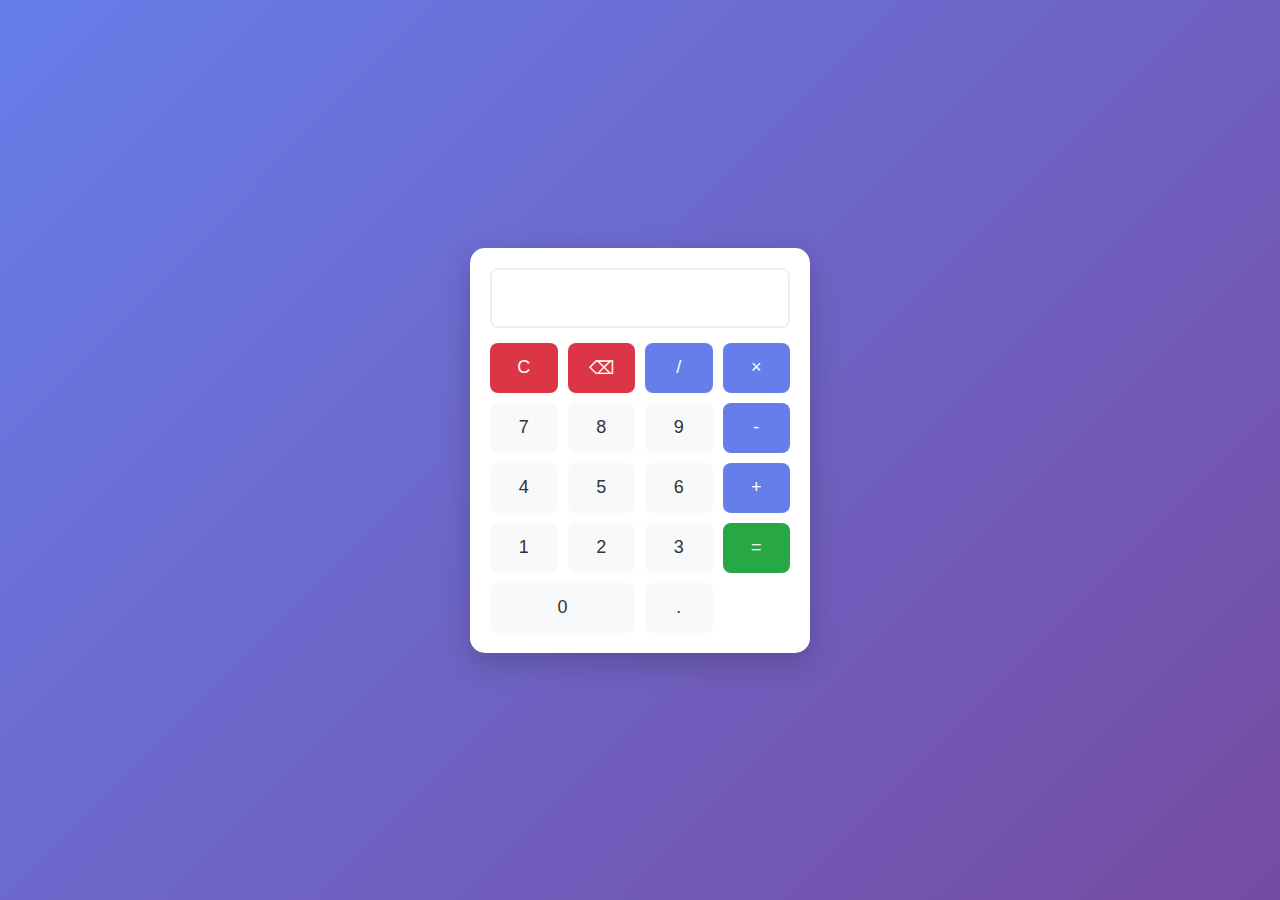
<file: samples/calculator.html>
<!DOCTYPE html>
<html lang="en">
<head>
    <meta charset="UTF-8">
    <meta name="viewport" content="width=device-width, initial-scale=1.0">
    <title>Simple Calculator</title>
    <style>
        body {
            font-family: Arial, sans-serif;
            display: flex;
            justify-content: center;
            align-items: center;
            min-height: 100vh;
            margin: 0;
            background: linear-gradient(135deg, #667eea 0%, #764ba2 100%);
        }
        .calculator {
            background: white;
            padding: 20px;
            border-radius: 15px;
            box-shadow: 0 10px 30px rgba(0,0,0,0.2);
            width: 300px;
        }
        .display {
            width: 100%;
            height: 60px;
            font-size: 24px;
            text-align: right;
            padding: 0 15px;
            border: 2px solid #eee;
            border-radius: 8px;
            margin-bottom: 15px;
            box-sizing: border-box;
        }
        .buttons {
            display: grid;
            grid-template-columns: repeat(4, 1fr);
            gap: 10px;
        }
        button {
            height: 50px;
            font-size: 18px;
            border: none;
            border-radius: 8px;
            cursor: pointer;
            transition: all 0.2s;
        }
        .number, .decimal {
            background: #f8f9fa;
            color: #333;
        }
        .operator {
            background: #667eea;
            color: white;
        }
        .equals {
            background: #28a745;
            color: white;
        }
        .clear {
            background: #dc3545;
            color: white;
        }
        button:hover {
            transform: translateY(-2px);
            box-shadow: 0 4px 12px rgba(0,0,0,0.15);
        }
    </style>
</head>
<body>
    <div class="calculator">
        <input type="text" class="display" id="display" readonly>
        <div class="buttons">
            <button class="clear" onclick="clearDisplay()">C</button>
            <button class="clear" onclick="deleteLast()">⌫</button>
            <button class="operator" onclick="appendToDisplay('/')">/</button>
            <button class="operator" onclick="appendToDisplay('*')">×</button>
            
            <button class="number" onclick="appendToDisplay('7')">7</button>
            <button class="number" onclick="appendToDisplay('8')">8</button>
            <button class="number" onclick="appendToDisplay('9')">9</button>
            <button class="operator" onclick="appendToDisplay('-')">-</button>
            
            <button class="number" onclick="appendToDisplay('4')">4</button>
            <button class="number" onclick="appendToDisplay('5')">5</button>
            <button class="number" onclick="appendToDisplay('6')">6</button>
            <button class="operator" onclick="appendToDisplay('+')">+</button>
            
            <button class="number" onclick="appendToDisplay('1')">1</button>
            <button class="number" onclick="appendToDisplay('2')">2</button>
            <button class="number" onclick="appendToDisplay('3')">3</button>
            <button class="equals" onclick="calculate()" rowspan="2">=</button>
            
            <button class="number" onclick="appendToDisplay('0')" colspan="2" style="grid-column: span 2;">0</button>
            <button class="decimal" onclick="appendToDisplay('.')">.</button>
        </div>
    </div>

    <script>
        let display = document.getElementById('display');
        let currentInput = '';
        let operator = '';
        let previousInput = '';

        function appendToDisplay(value) {
            if (['+', '-', '*', '/'].includes(value)) {
                if (currentInput !== '') {
                    if (previousInput !== '' && operator !== '') {
                        calculate();
                    }
                    previousInput = currentInput;
                    operator = value;
                    currentInput = '';
                    display.value = previousInput + ' ' + value + ' ';
                }
            } else {
                currentInput += value;
                display.value = (previousInput && operator ? previousInput + ' ' + operator + ' ' : '') + currentInput;
            }
        }

        function calculate() {
            if (previousInput !== '' && currentInput !== '' && operator !== '') {
                let result;
                const prev = parseFloat(previousInput);
                const current = parseFloat(currentInput);
                
                switch (operator) {
                    case '+':
                        result = prev + current;
                        break;
                    case '-':
                        result = prev - current;
                        break;
                    case '*':
                        result = prev * current;
                        break;
                    case '/':
                        result = current !== 0 ? prev / current : 'Error';
                        break;
                    default:
                        return;
                }
                
                display.value = result;
                currentInput = result.toString();
                previousInput = '';
                operator = '';
            }
        }

        function clearDisplay() {
            display.value = '';
            currentInput = '';
            previousInput = '';
            operator = '';
        }

        function deleteLast() {
            if (currentInput !== '') {
                currentInput = currentInput.slice(0, -1);
                display.value = (previousInput && operator ? previousInput + ' ' + operator + ' ' : '') + currentInput;
            }
        }

        // Keyboard support
        document.addEventListener('keydown', function(event) {
            const key = event.key;
            if ('0123456789.'.includes(key)) {
                appendToDisplay(key);
            } else if ('+-*/'.includes(key)) {
                appendToDisplay(key);
            } else if (key === 'Enter' || key === '=') {
                calculate();
            } else if (key === 'Escape' || key === 'c' || key === 'C') {
                clearDisplay();
            } else if (key === 'Backspace') {
                deleteLast();
            }
        });
    </script>
</body>
</html>
</file>
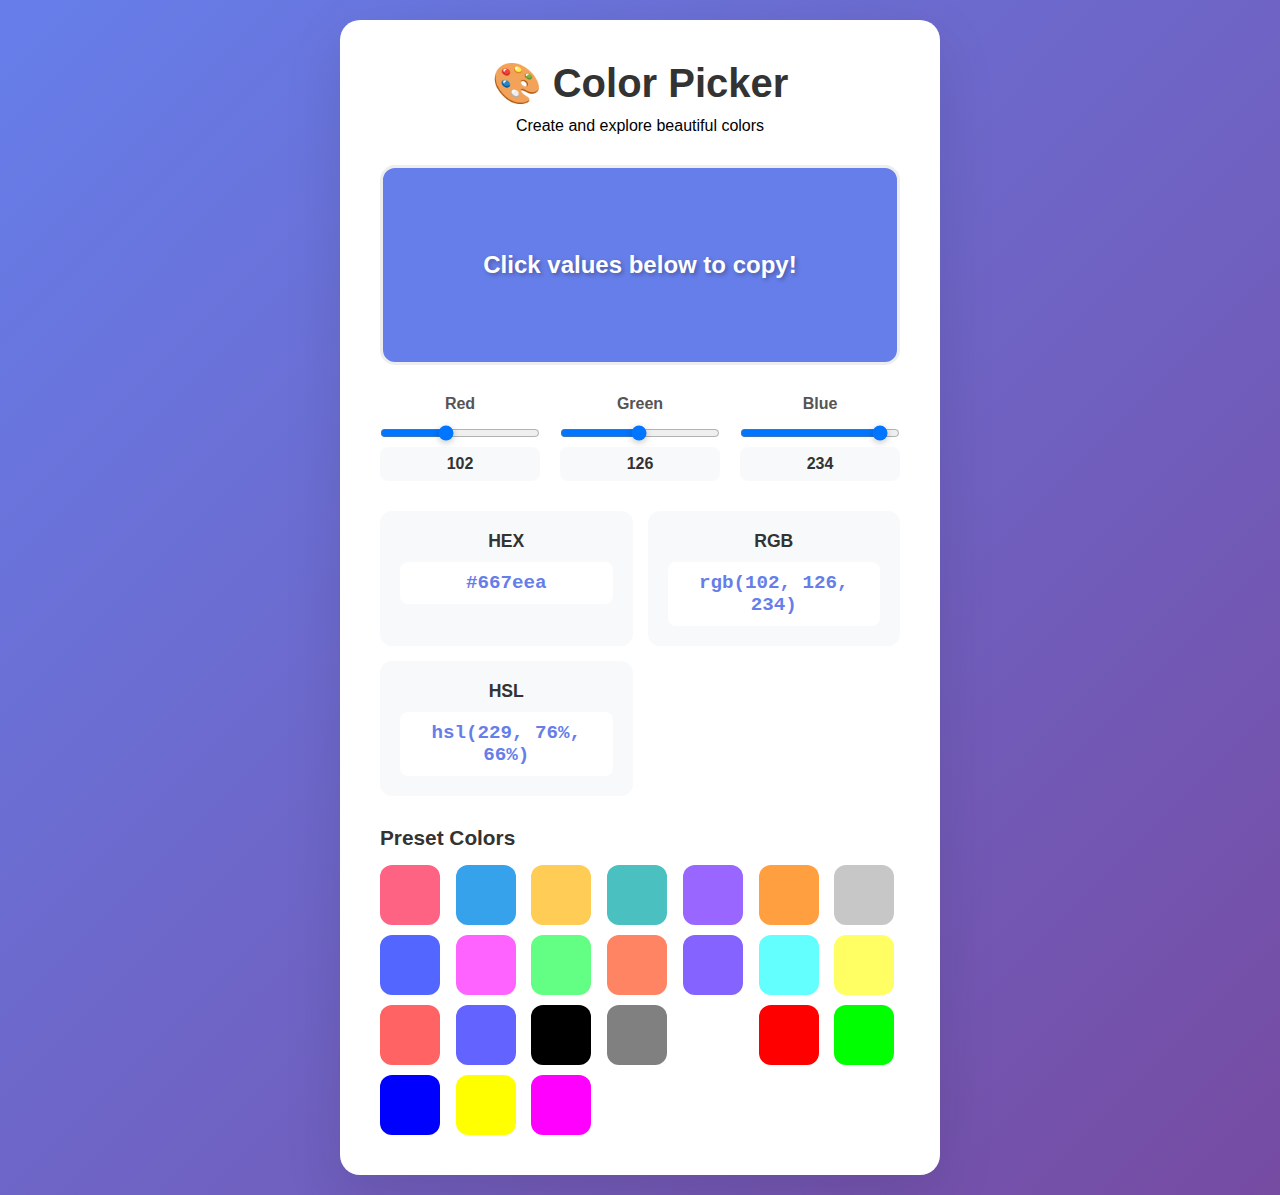
<file: samples/color-picker.html>
<!DOCTYPE html>
<html lang="en">
<head>
    <meta charset="UTF-8">
    <meta name="viewport" content="width=device-width, initial-scale=1.0">
    <title>Color Picker Tool</title>
    <style>
        * {
            margin: 0;
            padding: 0;
            box-sizing: border-box;
        }
        body {
            font-family: 'Segoe UI', Tahoma, Geneva, Verdana, sans-serif;
            background: linear-gradient(135deg, #667eea 0%, #764ba2 100%);
            min-height: 100vh;
            display: flex;
            align-items: center;
            justify-content: center;
            padding: 20px;
        }
        .container {
            background: white;
            border-radius: 20px;
            box-shadow: 0 20px 60px rgba(0,0,0,0.1);
            padding: 40px;
            width: 100%;
            max-width: 600px;
        }
        .header {
            text-align: center;
            margin-bottom: 30px;
        }
        .header h1 {
            color: #333;
            font-size: 2.5rem;
            margin-bottom: 10px;
        }
        .color-display {
            width: 100%;
            height: 200px;
            border-radius: 15px;
            margin-bottom: 30px;
            border: 3px solid #eee;
            transition: all 0.3s ease;
            display: flex;
            align-items: center;
            justify-content: center;
            font-size: 1.5rem;
            font-weight: bold;
            color: white;
            text-shadow: 2px 2px 4px rgba(0,0,0,0.3);
        }
        .controls {
            display: grid;
            grid-template-columns: repeat(auto-fit, minmax(150px, 1fr));
            gap: 20px;
            margin-bottom: 30px;
        }
        .control-group {
            text-align: center;
        }
        .control-group label {
            display: block;
            margin-bottom: 10px;
            font-weight: 600;
            color: #555;
        }
        .slider {
            width: 100%;
            height: 8px;
            border-radius: 5px;
            outline: none;
            margin-bottom: 10px;
            cursor: pointer;
        }
        .slider::-webkit-slider-thumb {
            appearance: none;
            width: 20px;
            height: 20px;
            border-radius: 50%;
            background: white;
            border: 3px solid #667eea;
            cursor: pointer;
            box-shadow: 0 2px 6px rgba(0,0,0,0.2);
        }
        .value-display {
            background: #f8f9fa;
            padding: 8px 12px;
            border-radius: 8px;
            font-weight: bold;
            color: #333;
            min-width: 60px;
        }
        .color-info {
            display: grid;
            grid-template-columns: repeat(auto-fit, minmax(200px, 1fr));
            gap: 15px;
            margin-bottom: 30px;
        }
        .info-card {
            background: #f8f9fa;
            padding: 20px;
            border-radius: 12px;
            text-align: center;
        }
        .info-card h3 {
            color: #333;
            margin-bottom: 10px;
            font-size: 1.1rem;
        }
        .info-card .value {
            font-family: 'Courier New', monospace;
            font-size: 1.2rem;
            font-weight: bold;
            color: #667eea;
            background: white;
            padding: 10px;
            border-radius: 8px;
            cursor: pointer;
            transition: all 0.3s ease;
        }
        .info-card .value:hover {
            background: #667eea;
            color: white;
            transform: translateY(-2px);
        }
        .preset-colors {
            display: grid;
            grid-template-columns: repeat(auto-fill, minmax(60px, 1fr));
            gap: 10px;
        }
        .preset-color {
            width: 60px;
            height: 60px;
            border-radius: 12px;
            cursor: pointer;
            border: 3px solid transparent;
            transition: all 0.3s ease;
        }
        .preset-color:hover {
            transform: scale(1.1);
            border-color: #333;
        }
        .section-title {
            font-size: 1.3rem;
            color: #333;
            margin-bottom: 15px;
            font-weight: 600;
        }
    </style>
</head>
<body>
    <div class="container">
        <div class="header">
            <h1>🎨 Color Picker</h1>
            <p>Create and explore beautiful colors</p>
        </div>
        
        <div class="color-display" id="colorDisplay">
            Click values below to copy!
        </div>
        
        <div class="controls">
            <div class="control-group">
                <label for="redSlider">Red</label>
                <input type="range" id="redSlider" class="slider" min="0" max="255" value="102">
                <div class="value-display" id="redValue">102</div>
            </div>
            <div class="control-group">
                <label for="greenSlider">Green</label>
                <input type="range" id="greenSlider" class="slider" min="0" max="255" value="126">
                <div class="value-display" id="greenValue">126</div>
            </div>
            <div class="control-group">
                <label for="blueSlider">Blue</label>
                <input type="range" id="blueSlider" class="slider" min="0" max="255" value="234">
                <div class="value-display" id="blueValue">234</div>
            </div>
        </div>
        
        <div class="color-info">
            <div class="info-card">
                <h3>HEX</h3>
                <div class="value" id="hexValue" onclick="copyToClipboard(this)">#667eea</div>
            </div>
            <div class="info-card">
                <h3>RGB</h3>
                <div class="value" id="rgbValue" onclick="copyToClipboard(this)">rgb(102, 126, 234)</div>
            </div>
            <div class="info-card">
                <h3>HSL</h3>
                <div class="value" id="hslValue" onclick="copyToClipboard(this)">hsl(229, 76%, 66%)</div>
            </div>
        </div>
        
        <div class="section-title">Preset Colors</div>
        <div class="preset-colors" id="presetColors">
            <!-- Preset colors will be generated by JavaScript -->
        </div>
    </div>

    <script>
        const redSlider = document.getElementById('redSlider');
        const greenSlider = document.getElementById('greenSlider');
        const blueSlider = document.getElementById('blueSlider');
        const colorDisplay = document.getElementById('colorDisplay');
        
        const redValue = document.getElementById('redValue');
        const greenValue = document.getElementById('greenValue');
        const blueValue = document.getElementById('blueValue');
        
        const hexValue = document.getElementById('hexValue');
        const rgbValue = document.getElementById('rgbValue');
        const hslValue = document.getElementById('hslValue');

        function updateColor() {
            const r = parseInt(redSlider.value);
            const g = parseInt(greenSlider.value);
            const b = parseInt(blueSlider.value);
            
            // Update value displays
            redValue.textContent = r;
            greenValue.textContent = g;
            blueValue.textContent = b;
            
            // Update color display
            const rgbColor = `rgb(${r}, ${g}, ${b})`;
            colorDisplay.style.backgroundColor = rgbColor;
            
            // Update color format displays
            const hex = rgbToHex(r, g, b);
            const hsl = rgbToHsl(r, g, b);
            
            hexValue.textContent = hex;
            rgbValue.textContent = rgbColor;
            hslValue.textContent = `hsl(${hsl.h}, ${hsl.s}%, ${hsl.l}%)`;
        }

        function rgbToHex(r, g, b) {
            return "#" + ((1 << 24) + (r << 16) + (g << 8) + b).toString(16).slice(1);
        }

        function rgbToHsl(r, g, b) {
            r /= 255;
            g /= 255;
            b /= 255;
            
            const max = Math.max(r, g, b);
            const min = Math.min(r, g, b);
            let h, s, l = (max + min) / 2;
            
            if (max === min) {
                h = s = 0;
            } else {
                const d = max - min;
                s = l > 0.5 ? d / (2 - max - min) : d / (max + min);
                
                switch (max) {
                    case r: h = (g - b) / d + (g < b ? 6 : 0); break;
                    case g: h = (b - r) / d + 2; break;
                    case b: h = (r - g) / d + 4; break;
                }
                h /= 6;
            }
            
            return {
                h: Math.round(h * 360),
                s: Math.round(s * 100),
                l: Math.round(l * 100)
            };
        }

        function setColor(r, g, b) {
            redSlider.value = r;
            greenSlider.value = g;
            blueSlider.value = b;
            updateColor();
        }

        function copyToClipboard(element) {
            const text = element.textContent;
            navigator.clipboard.writeText(text).then(() => {
                const originalText = element.textContent;
                element.textContent = 'Copied!';
                element.style.background = '#28a745';
                element.style.color = 'white';
                
                setTimeout(() => {
                    element.textContent = originalText;
                    element.style.background = 'white';
                    element.style.color = '#667eea';
                }, 1000);
            });
        }

        function createPresetColors() {
            const presets = [
                [255, 99, 132], [54, 162, 235], [255, 205, 86], [75, 192, 192],
                [153, 102, 255], [255, 159, 64], [199, 199, 199], [83, 102, 255],
                [255, 99, 255], [99, 255, 132], [255, 132, 99], [132, 99, 255],
                [99, 255, 255], [255, 255, 99], [255, 99, 99], [99, 99, 255],
                [0, 0, 0], [128, 128, 128], [255, 255, 255], [255, 0, 0],
                [0, 255, 0], [0, 0, 255], [255, 255, 0], [255, 0, 255]
            ];
            
            const container = document.getElementById('presetColors');
            presets.forEach(([r, g, b]) => {
                const preset = document.createElement('div');
                preset.className = 'preset-color';
                preset.style.backgroundColor = `rgb(${r}, ${g}, ${b})`;
                preset.onclick = () => setColor(r, g, b);
                preset.title = `RGB(${r}, ${g}, ${b})`;
                container.appendChild(preset);
            });
        }

        // Event listeners
        redSlider.addEventListener('input', updateColor);
        greenSlider.addEventListener('input', updateColor);
        blueSlider.addEventListener('input', updateColor);

        // Initialize
        updateColor();
        createPresetColors();
    </script>
</body>
</html>
</file>
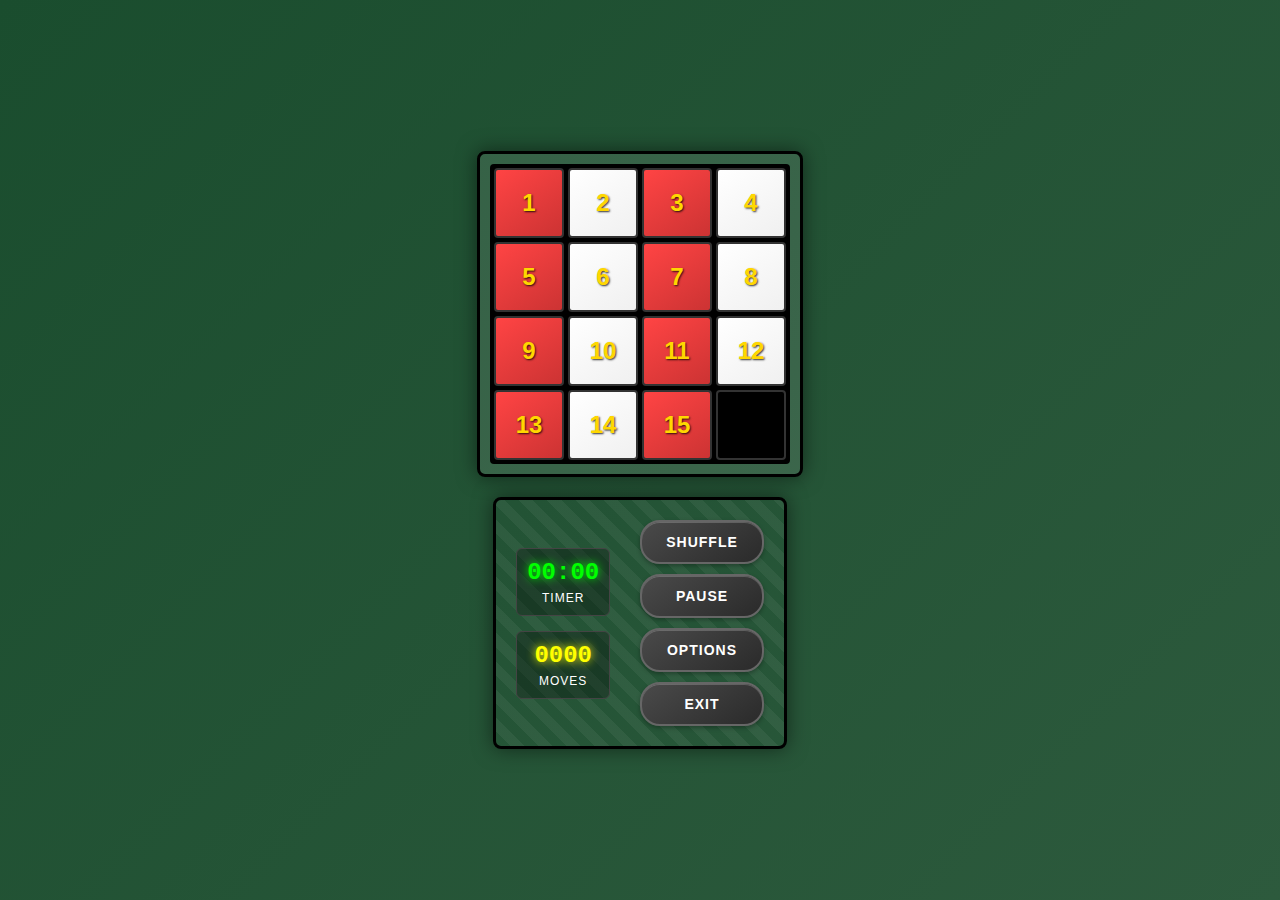
<file: samples/slide-puzzle.html>
<!DOCTYPE html>
<html lang="en">
<head>
    <meta charset="UTF-8">
    <meta name="viewport" content="width=device-width, initial-scale=1.0">
    <title>Slide Puzzle</title>
    <style>
* {
    margin: 0;
    padding: 0;
    box-sizing: border-box;
}

body {
    font-family: Arial, sans-serif;
    background: linear-gradient(135deg, #1a4d2e 0%, #2d5a3d 25%, #1a4d2e 50%, #2d5a3d 75%, #1a4d2e 100%);
    background-size: 400% 400%;
    animation: marble 8s ease-in-out infinite;
    min-height: 100vh;
    display: flex;
    justify-content: center;
    align-items: center;
    overflow: hidden;
}

@keyframes marble {
    0%, 100% { background-position: 0% 50%; }
    50% { background-position: 100% 50%; }
}

.game-container {
    display: flex;
    flex-direction: column;
    gap: 20px;
    align-items: center;
}

.puzzle-container {
    border: 3px solid #000;
    border-radius: 8px;
    padding: 10px;
    background: rgba(255, 255, 255, 0.1);
    box-shadow: 0 0 20px rgba(0, 0, 0, 0.5);
}

.puzzle-grid {
    display: grid;
    grid-template-columns: repeat(4, 1fr);
    grid-template-rows: repeat(4, 1fr);
    gap: 4px;
    width: 300px;
    height: 300px;
    background: #000;
    padding: 4px;
    border-radius: 4px;
}

.puzzle-tile {
    display: flex;
    justify-content: center;
    align-items: center;
    font-size: 24px;
    font-weight: bold;
    border-radius: 4px;
    cursor: pointer;
    transition: all 0.3s cubic-bezier(0.4, 0, 0.2, 1);
    user-select: none;
    position: relative;
    border: 2px solid #333;
    transform: translate(0, 0);
}

.puzzle-tile:hover {
    transform: scale(1.05) translate(0, 0);
    box-shadow: 0 4px 8px rgba(0, 0, 0, 0.3);
}

.puzzle-tile.sliding {
    transition: transform 0.3s cubic-bezier(0.4, 0, 0.2, 1);
    z-index: 10;
}

.puzzle-tile.odd {
    background: linear-gradient(145deg, #ff4444, #cc3333);
    color: #ffd700;
    text-shadow: 1px 1px 2px rgba(0, 0, 0, 0.8);
}

.puzzle-tile.even {
    background: linear-gradient(145deg, #ffffff, #f0f0f0);
    color: #ffd700;
    text-shadow: 1px 1px 2px rgba(0, 0, 0, 0.8);
}

/* Tile Color Variations */
.puzzle-tile.odd.red { background: linear-gradient(145deg, #ff4444, #cc3333); }
.puzzle-tile.odd.blue { background: linear-gradient(145deg, #4444ff, #3333cc); }
.puzzle-tile.odd.green { background: linear-gradient(145deg, #44ff44, #33cc33); }
.puzzle-tile.odd.purple { background: linear-gradient(145deg, #8844ff, #6633cc); }
.puzzle-tile.odd.orange { background: linear-gradient(145deg, #ff8844, #cc6633); }
.puzzle-tile.odd.pink { background: linear-gradient(145deg, #ff4488, #cc3366); }
.puzzle-tile.odd.teal { background: linear-gradient(145deg, #44ffff, #33cccc); }
.puzzle-tile.odd.brown { background: linear-gradient(145deg, #aa6644, #885533); }

.puzzle-tile.even.white { background: linear-gradient(145deg, #ffffff, #f0f0f0); }
.puzzle-tile.even.lightgray { background: linear-gradient(145deg, #dddddd, #cccccc); }
.puzzle-tile.even.lightblue { background: linear-gradient(145deg, #aaddff, #99ccdd); }
.puzzle-tile.even.lightgreen { background: linear-gradient(145deg, #aaffaa, #99dd99); }
.puzzle-tile.even.lightyellow { background: linear-gradient(145deg, #ffffaa, #dddd99); }
.puzzle-tile.even.lightpink { background: linear-gradient(145deg, #ffaadd, #dd99cc); }
.puzzle-tile.even.lightcyan { background: linear-gradient(145deg, #aaffff, #99dddd); }
.puzzle-tile.even.beige { background: linear-gradient(145deg, #f5f5dc, #e5e5cc); }

.puzzle-tile.empty {
    background: #000;
    border: 2px solid #333;
    cursor: default;
}

.puzzle-tile.empty:hover {
    transform: none;
    box-shadow: none;
}

.control-panel {
    border: 3px solid #000;
    border-radius: 8px;
    padding: 20px;
    background: linear-gradient(145deg, #2a2a2a, #1a1a1a);
    background-image: 
        repeating-linear-gradient(
            45deg,
            transparent,
            transparent 10px,
            rgba(255, 255, 255, 0.05) 10px,
            rgba(255, 255, 255, 0.05) 20px
        );
    display: flex;
    gap: 30px;
    align-items: center;
    box-shadow: 0 0 20px rgba(0, 0, 0, 0.5);
}

.stats {
    display: flex;
    flex-direction: column;
    gap: 15px;
}

.stat-box {
    text-align: center;
    background: rgba(0, 0, 0, 0.3);
    padding: 10px;
    border-radius: 6px;
    border: 1px solid #444;
}

.stat-value {
    font-size: 24px;
    font-weight: bold;
    font-family: 'Courier New', monospace;
}

.stat-value#timer {
    color: #00ff00;
    text-shadow: 0 0 10px #00ff00;
}

.stat-value#moves {
    color: #ffff00;
    text-shadow: 0 0 10px #ffff00;
}

.stat-label {
    color: #fff;
    font-size: 12px;
    margin-top: 5px;
    text-transform: uppercase;
    letter-spacing: 1px;
}

.controls {
    display: flex;
    flex-direction: column;
    gap: 10px;
}

.control-btn {
    padding: 12px 24px;
    font-size: 14px;
    font-weight: bold;
    color: #fff;
    background: linear-gradient(145deg, #4a4a4a, #2a2a2a);
    border: 2px solid #666;
    border-radius: 20px;
    cursor: pointer;
    transition: all 0.2s ease;
    text-transform: uppercase;
    letter-spacing: 1px;
    box-shadow: 
        inset 0 1px 0 rgba(255, 255, 255, 0.2),
        0 2px 4px rgba(0, 0, 0, 0.3);
}

.control-btn:hover {
    background: linear-gradient(145deg, #5a5a5a, #3a3a3a);
    transform: translateY(-2px);
    box-shadow: 
        inset 0 1px 0 rgba(255, 255, 255, 0.3),
        0 4px 8px rgba(0, 0, 0, 0.4);
}

.control-btn:active {
    transform: translateY(0);
    box-shadow: 
        inset 0 2px 4px rgba(0, 0, 0, 0.3),
        0 1px 2px rgba(0, 0, 0, 0.2);
}

.control-btn:disabled {
    opacity: 0.5;
    cursor: not-allowed;
    transform: none;
}

/* Modal Styles */
.modal-overlay {
    position: fixed;
    top: 0;
    left: 0;
    width: 100%;
    height: 100%;
    background: rgba(0, 0, 0, 0.7);
    display: none;
    justify-content: center;
    align-items: center;
    z-index: 1000;
}

.modal-content {
    background: linear-gradient(145deg, #2a2a2a, #1a1a1a);
    border: 3px solid #000;
    border-radius: 12px;
    padding: 0;
    max-width: 400px;
    width: 90%;
    max-height: 80vh;
    overflow-y: auto;
    box-shadow: 0 0 30px rgba(0, 0, 0, 0.8);
}

.modal-header {
    background: linear-gradient(145deg, #3a3a3a, #2a2a2a);
    padding: 20px;
    border-bottom: 2px solid #444;
    display: flex;
    justify-content: space-between;
    align-items: center;
}

.modal-header h2 {
    color: #fff;
    margin: 0;
    font-size: 24px;
}

.close-btn {
    background: none;
    border: none;
    color: #fff;
    font-size: 28px;
    cursor: pointer;
    padding: 0;
    width: 30px;
    height: 30px;
    display: flex;
    align-items: center;
    justify-content: center;
    border-radius: 50%;
    transition: background 0.2s ease;
}

.close-btn:hover {
    background: rgba(255, 255, 255, 0.1);
}

.modal-body {
    padding: 20px;
}

.option-group {
    margin-bottom: 25px;
}

.option-group h3 {
    color: #fff;
    margin: 0 0 15px 0;
    font-size: 18px;
    border-bottom: 1px solid #444;
    padding-bottom: 8px;
}

/* Toggle Switch Styles */
.toggle-option {
    display: flex;
    justify-content: space-between;
    align-items: center;
    margin-bottom: 15px;
    padding: 10px;
    background: rgba(0, 0, 0, 0.2);
    border-radius: 8px;
}

.toggle-option label {
    color: #fff;
    font-size: 16px;
    cursor: pointer;
    flex: 1;
}

.toggle-option input[type="checkbox"] {
    display: none;
}

.toggle-slider {
    position: relative;
    width: 50px;
    height: 24px;
    background: #444;
    border-radius: 12px;
    cursor: pointer;
    transition: background 0.3s ease;
    display: inline-block;
}

.toggle-slider:before {
    content: '';
    position: absolute;
    top: 2px;
    left: 2px;
    width: 20px;
    height: 20px;
    background: #fff;
    border-radius: 50%;
    transition: transform 0.3s ease;
}

.toggle-option input[type="checkbox"]:checked + .toggle-slider {
    background: #00ff00;
}

.toggle-option input[type="checkbox"]:checked + .toggle-slider:before {
    transform: translateX(26px);
}

/* Color Selection Styles */
.color-option {
    margin-bottom: 15px;
    padding: 10px;
    background: rgba(0, 0, 0, 0.2);
    border-radius: 8px;
}

.color-option label {
    color: #fff;
    font-size: 16px;
    display: block;
    margin-bottom: 8px;
}

.color-option select {
    width: 100%;
    padding: 8px 12px;
    background: #333;
    color: #fff;
    border: 2px solid #555;
    border-radius: 6px;
    font-size: 14px;
    cursor: pointer;
}

.color-option select:focus {
    outline: none;
    border-color: #00ff00;
}

.modal-footer {
    padding: 20px;
    border-top: 2px solid #444;
    display: flex;
    gap: 10px;
    justify-content: flex-end;
}

.modal-footer .control-btn {
    padding: 8px 16px;
    font-size: 12px;
}

/* Hidden stats */
.stat-box.hidden {
    display: none;
}

/* Win celebration effects */
.puzzle-grid.solved {
    animation: celebration 2s ease-in-out;
    box-shadow: 0 0 30px #00ff00;
}

@keyframes celebration {
    0%, 100% { transform: scale(1); }
    25% { transform: scale(1.05); }
    50% { transform: scale(1.1); }
    75% { transform: scale(1.05); }
}

.win-overlay {
    position: fixed;
    top: 0;
    left: 0;
    width: 100%;
    height: 100%;
    background: rgba(0, 0, 0, 0.8);
    display: flex;
    justify-content: center;
    align-items: center;
    z-index: 2000;
    animation: fadeIn 0.5s ease-in-out;
}

@keyframes fadeIn {
    from { opacity: 0; }
    to { opacity: 1; }
}

.win-content {
    background: linear-gradient(145deg, #2a2a2a, #1a1a1a);
    border: 3px solid #00ff00;
    border-radius: 15px;
    padding: 30px;
    text-align: center;
    max-width: 400px;
    width: 90%;
    box-shadow: 0 0 30px rgba(0, 255, 0, 0.5);
    animation: slideIn 0.5s ease-out;
}

@keyframes slideIn {
    from { 
        transform: translateY(-50px);
        opacity: 0;
    }
    to { 
        transform: translateY(0);
        opacity: 1;
    }
}

.win-content h1 {
    color: #00ff00;
    margin: 0 0 15px 0;
    font-size: 28px;
    text-shadow: 0 0 10px #00ff00;
}

.win-content p {
    color: #fff;
    font-size: 18px;
    margin: 0 0 25px 0;
}

.win-stats {
    display: flex;
    justify-content: space-around;
    margin: 25px 0;
    padding: 20px;
    background: rgba(0, 0, 0, 0.3);
    border-radius: 10px;
    border: 1px solid #444;
}

.win-stat {
    text-align: center;
}

.win-label {
    display: block;
    color: #ccc;
    font-size: 14px;
    margin-bottom: 5px;
    text-transform: uppercase;
    letter-spacing: 1px;
}

.win-value {
    display: block;
    color: #00ff00;
    font-size: 24px;
    font-weight: bold;
    font-family: 'Courier New', monospace;
    text-shadow: 0 0 5px #00ff00;
}

.win-buttons {
    display: flex;
    gap: 15px;
    justify-content: center;
    margin-top: 25px;
}

.win-buttons .control-btn {
    padding: 12px 24px;
    font-size: 14px;
}

/* Responsive design */
@media (max-width: 600px) {
    .game-container {
        gap: 15px;
    }
    
    .puzzle-grid {
        width: 250px;
        height: 250px;
    }
    
    .control-panel {
        flex-direction: column;
        gap: 20px;
    }
    
    .stats {
        flex-direction: row;
        gap: 20px;
    }
    
    .modal-content {
        width: 95%;
        margin: 10px;
    }
}
    </style>
</head>
<body>
    <div class="game-container">
        <div class="puzzle-container">
            <div class="puzzle-grid" id="puzzleGrid">
                <!-- Puzzle tiles will be generated by JavaScript -->
            </div>
        </div>
        
        <div class="control-panel">
            <div class="stats">
                <div class="stat-box" id="timerBox">
                    <div class="stat-value" id="timer">00:00</div>
                    <div class="stat-label">Timer</div>
                </div>
                <div class="stat-box" id="movesBox">
                    <div class="stat-value" id="moves">0000</div>
                    <div class="stat-label">Moves</div>
                </div>
            </div>
            
            <div class="controls">
                <button class="control-btn" id="shuffleBtn">Shuffle</button>
                <button class="control-btn" id="pauseBtn">Pause</button>
                <button class="control-btn" id="optionsBtn">Options</button>
                <button class="control-btn" id="exitBtn">Exit</button>
            </div>
        </div>
        
        <!-- Options Modal -->
        <div class="modal-overlay" id="optionsModal">
            <div class="modal-content">
                <div class="modal-header">
                    <h2>Options</h2>
                    <button class="close-btn" id="closeOptions">&times;</button>
                </div>
                <div class="modal-body">
                    <div class="option-group">
                        <h3>Display Options</h3>
                        <div class="toggle-option">
                            <label for="timerToggle">Show Timer</label>
                            <input type="checkbox" id="timerToggle" checked>
                            <span class="toggle-slider"></span>
                        </div>
                        <div class="toggle-option">
                            <label for="movesToggle">Show Moves Counter</label>
                            <input type="checkbox" id="movesToggle" checked>
                            <span class="toggle-slider"></span>
                        </div>
                    </div>
                    
                    <div class="option-group">
                        <h3>Tile Colors</h3>
                        <div class="color-option">
                            <label for="oddColorSelect">Odd Numbers Color:</label>
                            <select id="oddColorSelect">
                                <option value="red">Red</option>
                                <option value="blue">Blue</option>
                                <option value="green">Green</option>
                                <option value="purple">Purple</option>
                                <option value="orange">Orange</option>
                                <option value="pink">Pink</option>
                                <option value="teal">Teal</option>
                                <option value="brown">Brown</option>
                            </select>
                        </div>
                        <div class="color-option">
                            <label for="evenColorSelect">Even Numbers Color:</label>
                            <select id="evenColorSelect">
                                <option value="white">White</option>
                                <option value="lightgray">Light Gray</option>
                                <option value="lightblue">Light Blue</option>
                                <option value="lightgreen">Light Green</option>
                                <option value="lightyellow">Light Yellow</option>
                                <option value="lightpink">Light Pink</option>
                                <option value="lightcyan">Light Cyan</option>
                                <option value="beige">Beige</option>
                            </select>
                        </div>
                    </div>
                </div>
                <div class="modal-footer">
                    <button class="control-btn" id="saveOptions">Save</button>
                    <button class="control-btn" id="cancelOptions">Cancel</button>
                </div>
            </div>
        </div>
    </div>
    
    <script>
class SlidePuzzle {
    constructor() {
        this.grid = [];
        this.size = 4;
        this.moves = 0;
        this.timer = 0;
        this.timerInterval = null;
        this.isPaused = false;
        this.isGameStarted = false;
        this.isAnimating = false;
        this.emptyPos = { row: this.size - 1, col: this.size - 1 };
        
        // Options settings
        this.settings = {
            showTimer: true,
            showMoves: true,
            oddColor: 'red',
            evenColor: 'white'
        };
        
        this.loadSettings();
        this.initializeGame();
        this.setupEventListeners();
    }
    
    initializeGame() {
        this.createGrid();
        this.renderGrid();
        this.updateDisplay();
        
        // Check if puzzle is already solved (shouldn't happen with createGrid, but just in case)
        if (this.checkWin()) {
            console.log('Puzzle was already solved on initialization!');
        }
    }
    
    createGrid() {
        this.grid = [];
        for (let i = 0; i < this.size; i++) {
            this.grid[i] = [];
            for (let j = 0; j < this.size; j++) {
                const value = i * this.size + j + 1;
                if (value <= this.size * this.size - 1) {
                    this.grid[i][j] = value;
                } else {
                    this.grid[i][j] = 0; // Empty space
                }
            }
        }
    }
    
    renderGrid() {
        const puzzleGrid = document.getElementById('puzzleGrid');
        puzzleGrid.innerHTML = '';
        
        for (let i = 0; i < this.size; i++) {
            for (let j = 0; j < this.size; j++) {
                const tile = document.createElement('div');
                tile.className = 'puzzle-tile';
                
                if (this.grid[i][j] === 0) {
                    tile.classList.add('empty');
                    tile.textContent = '';
                } else {
                    tile.textContent = this.grid[i][j];
                    if (this.grid[i][j] % 2 === 1) {
                        tile.classList.add('odd', this.settings.oddColor);
                    } else {
                        tile.classList.add('even', this.settings.evenColor);
                    }
                }
                
                tile.dataset.row = i;
                tile.dataset.col = j;
                tile.addEventListener('click', () => this.handleTileClick(i, j));
                
                puzzleGrid.appendChild(tile);
            }
        }
    }
    
    handleTileClick(row, col) {
        if (this.isPaused || !this.isGameStarted || this.isAnimating) return;
        
        if (this.canMove(row, col)) {
            this.moveTile(row, col);
            this.moves++;
            this.updateDisplay();
        }
    }
    
    canMove(row, col) {
        // Check if the clicked tile is adjacent to the empty space
        const rowDiff = Math.abs(row - this.emptyPos.row);
        const colDiff = Math.abs(col - this.emptyPos.col);
        
        return (rowDiff === 1 && colDiff === 0) || (rowDiff === 0 && colDiff === 1);
    }
    
    moveTile(row, col) {
        // Prevent multiple moves during animation
        if (this.isAnimating) return;
        this.isAnimating = true;
        
        // Get the tile element to animate
        const tileElement = document.querySelector(`[data-row="${row}"][data-col="${col}"]`);
        if (!tileElement) {
            this.isAnimating = false;
            return;
        }
        
        // Calculate the direction and distance to slide
        const direction = this.getSlideDirection(row, col);
        const slideDistance = 76; // Approximate tile size + gap
        
        // Add sliding class and animate
        tileElement.classList.add('sliding');
        
        // Apply transform to slide the tile
        switch (direction) {
            case 'up':
                tileElement.style.transform = `translateY(-${slideDistance}px)`;
                break;
            case 'down':
                tileElement.style.transform = `translateY(${slideDistance}px)`;
                break;
            case 'left':
                tileElement.style.transform = `translateX(-${slideDistance}px)`;
                break;
            case 'right':
                tileElement.style.transform = `translateX(${slideDistance}px)`;
                break;
        }
        
        // Wait for animation to complete, then update the grid
        setTimeout(() => {
            // Swap the clicked tile with the empty space
            const temp = this.grid[row][col];
            this.grid[row][col] = 0;
            this.grid[this.emptyPos.row][this.emptyPos.col] = temp;
            
            // Update empty position
            this.emptyPos = { row, col };
            
            // Re-render the grid
            this.renderGrid();
            this.isAnimating = false;
            
            // Check for win condition after the grid is updated
            if (this.checkWin()) {
                console.log('Calling gameWon() after tile move...');
                this.gameWon();
            }
        }, 300); // Match the CSS transition duration
    }
    
    getSlideDirection(row, col) {
        const rowDiff = row - this.emptyPos.row;
        const colDiff = col - this.emptyPos.col;
        
        if (rowDiff === 1) return 'up';
        if (rowDiff === -1) return 'down';
        if (colDiff === 1) return 'left';
        if (colDiff === -1) return 'right';
        
        return 'up'; // Default fallback
    }
    
    shuffle() {
        this.stopTimer();
        this.moves = 0;
        this.timer = 0;
        this.isGameStarted = false;
        this.isPaused = false;
        
        // Perform random moves to shuffle instantly
        const shuffleMoves = 100;
        for (let i = 0; i < shuffleMoves; i++) {
            const validMoves = this.getValidMoves();
            if (validMoves.length > 0) {
                const randomMove = validMoves[Math.floor(Math.random() * validMoves.length)];
                // Move tile without animation for shuffle
                const temp = this.grid[randomMove.row][randomMove.col];
                this.grid[randomMove.row][randomMove.col] = 0;
                this.grid[this.emptyPos.row][this.emptyPos.col] = temp;
                this.emptyPos = { row: randomMove.row, col: randomMove.col };
            }
        }
        
        this.renderGrid();
        this.updateDisplay();
        this.startTimer();
        
        // Check if puzzle is already solved after shuffling
        if (this.checkWin()) {
            console.log('Puzzle was solved after shuffling!');
            this.gameWon();
        }
    }
    
    getValidMoves() {
        const moves = [];
        const { row, col } = this.emptyPos;
        
        // Check all four directions
        const directions = [
            { row: row - 1, col: col },
            { row: row + 1, col: col },
            { row: row, col: col - 1 },
            { row: row, col: col + 1 }
        ];
        
        for (const dir of directions) {
            if (dir.row >= 0 && dir.row < this.size && 
                dir.col >= 0 && dir.col < this.size) {
                moves.push(dir);
            }
        }
        
        return moves;
    }
    
    checkWin() {
        for (let i = 0; i < this.size; i++) {
            for (let j = 0; j < this.size; j++) {
                const expectedValue = i * this.size + j + 1;
                if (i === this.size - 1 && j === this.size - 1) {
                    if (this.grid[i][j] !== 0) return false;
                } else {
                    if (this.grid[i][j] !== expectedValue) return false;
                }
            }
        }
        console.log('Puzzle solved! Win condition detected.');
        return true;
    }
    
    gameWon() {
        console.log('gameWon() method called!');
        this.stopTimer();
        this.isGameStarted = false;
        
        // Add celebration effect to the puzzle grid
        const puzzleGrid = document.getElementById('puzzleGrid');
        puzzleGrid.classList.add('solved');
        
        // Show celebration message
        setTimeout(() => {
            this.showWinMessage();
        }, 500);
    }
    
    showWinMessage() {
        // Create win message overlay
        const winOverlay = document.createElement('div');
        winOverlay.className = 'win-overlay';
        winOverlay.innerHTML = `
            <div class="win-content">
                <h1>🎉 Congratulations! 🎉</h1>
                <p>You solved the puzzle!</p>
                <div class="win-stats">
                    <div class="win-stat">
                        <span class="win-label">Time:</span>
                        <span class="win-value">${this.formatTime(this.timer)}</span>
                    </div>
                    <div class="win-stat">
                        <span class="win-label">Moves:</span>
                        <span class="win-value">${this.moves}</span>
                    </div>
                </div>
                <div class="win-buttons">
                    <button class="control-btn" id="playAgainBtn">Play Again</button>
                    <button class="control-btn" id="closeWinBtn">Close</button>
                </div>
            </div>
        `;
        
        document.body.appendChild(winOverlay);
        
        // Add event listeners for win message buttons
        document.getElementById('playAgainBtn').addEventListener('click', () => {
            document.body.removeChild(winOverlay);
            puzzleGrid.classList.remove('solved');
            this.shuffle();
        });
        
        document.getElementById('closeWinBtn').addEventListener('click', () => {
            document.body.removeChild(winOverlay);
            puzzleGrid.classList.remove('solved');
        });
    }
    
    startTimer() {
        if (!this.timerInterval) {
            this.isGameStarted = true;
            this.timerInterval = setInterval(() => {
                if (!this.isPaused) {
                    this.timer++;
                    this.updateDisplay();
                }
            }, 1000);
        }
    }
    
    stopTimer() {
        if (this.timerInterval) {
            clearInterval(this.timerInterval);
            this.timerInterval = null;
        }
    }
    
    togglePause() {
        this.isPaused = !this.isPaused;
        const pauseBtn = document.getElementById('pauseBtn');
        pauseBtn.textContent = this.isPaused ? 'Resume' : 'Pause';
    }
    
    formatTime(seconds) {
        const mins = Math.floor(seconds / 60);
        const secs = seconds % 60;
        return `${mins.toString().padStart(2, '0')}:${secs.toString().padStart(2, '0')}`;
    }
    
    updateDisplay() {
        document.getElementById('timer').textContent = this.formatTime(this.timer);
        document.getElementById('moves').textContent = this.moves.toString().padStart(4, '0');
        
        // Update visibility based on settings
        const timerBox = document.getElementById('timerBox');
        const movesBox = document.getElementById('movesBox');
        
        if (this.settings.showTimer) {
            timerBox.classList.remove('hidden');
        } else {
            timerBox.classList.add('hidden');
        }
        
        if (this.settings.showMoves) {
            movesBox.classList.remove('hidden');
        } else {
            movesBox.classList.add('hidden');
        }
    }
    
    setupEventListeners() {
        document.getElementById('shuffleBtn').addEventListener('click', () => {
            this.shuffle();
        });
        
        document.getElementById('pauseBtn').addEventListener('click', () => {
            this.togglePause();
        });
        
        document.getElementById('optionsBtn').addEventListener('click', () => {
            this.openOptions();
        });
        
        // Options modal event listeners
        document.getElementById('closeOptions').addEventListener('click', () => {
            this.closeOptions();
        });
        
        document.getElementById('saveOptions').addEventListener('click', () => {
            this.saveOptions();
        });
        
        document.getElementById('cancelOptions').addEventListener('click', () => {
            this.closeOptions();
        });
        
        // Close modal when clicking outside
        document.getElementById('optionsModal').addEventListener('click', (e) => {
            if (e.target.id === 'optionsModal') {
                this.closeOptions();
            }
        });
        
        document.getElementById('exitBtn').addEventListener('click', () => {
            if (confirm('Are you sure you want to exit?')) {
                window.close();
            }
        });
        
        // Keyboard controls
        document.addEventListener('keydown', (e) => {
            if (this.isPaused || !this.isGameStarted || this.isAnimating) return;
            
            let targetRow = this.emptyPos.row;
            let targetCol = this.emptyPos.col;
            
            switch (e.key) {
                case 'ArrowUp':
                    targetRow = this.emptyPos.row + 1;
                    break;
                case 'ArrowDown':
                    targetRow = this.emptyPos.row - 1;
                    break;
                case 'ArrowLeft':
                    targetCol = this.emptyPos.col + 1;
                    break;
                case 'ArrowRight':
                    targetCol = this.emptyPos.col - 1;
                    break;
                default:
                    return;
            }
            
            if (targetRow >= 0 && targetRow < this.size && 
                targetCol >= 0 && targetCol < this.size) {
                this.moveTile(targetRow, targetCol);
                this.moves++;
                this.updateDisplay();
            }
        });
    }
    
    // Settings management methods
    loadSettings() {
        const saved = localStorage.getItem('slidePuzzleSettings');
        if (saved) {
            this.settings = { ...this.settings, ...JSON.parse(saved) };
        }
    }
    
    saveSettings() {
        localStorage.setItem('slidePuzzleSettings', JSON.stringify(this.settings));
    }
    
    openOptions() {
        // Add event listeners for the form elements first
        this.setupOptionsEventListeners();
        
        // Populate the form with current settings
        document.getElementById('timerToggle').checked = this.settings.showTimer;
        document.getElementById('movesToggle').checked = this.settings.showMoves;
        document.getElementById('oddColorSelect').value = this.settings.oddColor;
        document.getElementById('evenColorSelect').value = this.settings.evenColor;
        
        // Show the modal
        document.getElementById('optionsModal').style.display = 'flex';
    }
    
    closeOptions() {
        document.getElementById('optionsModal').style.display = 'none';
    }
    
    setupOptionsEventListeners() {
        // Remove any existing event listeners to prevent duplicates
        const timerToggle = document.getElementById('timerToggle');
        const movesToggle = document.getElementById('movesToggle');
        const oddColorSelect = document.getElementById('oddColorSelect');
        const evenColorSelect = document.getElementById('evenColorSelect');
        
        // Clone and replace elements to remove old event listeners
        const newTimerToggle = timerToggle.cloneNode(true);
        const newMovesToggle = movesToggle.cloneNode(true);
        const newOddColorSelect = oddColorSelect.cloneNode(true);
        const newEvenColorSelect = evenColorSelect.cloneNode(true);
        
        timerToggle.parentNode.replaceChild(newTimerToggle, timerToggle);
        movesToggle.parentNode.replaceChild(newMovesToggle, movesToggle);
        oddColorSelect.parentNode.replaceChild(newOddColorSelect, oddColorSelect);
        evenColorSelect.parentNode.replaceChild(newEvenColorSelect, evenColorSelect);
        
        // Add new event listeners
        newTimerToggle.addEventListener('change', () => {
            this.settings.showTimer = newTimerToggle.checked;
            this.updateDisplay();
        });
        
        newMovesToggle.addEventListener('change', () => {
            this.settings.showMoves = newMovesToggle.checked;
            this.updateDisplay();
        });
        
        newOddColorSelect.addEventListener('change', () => {
            this.settings.oddColor = newOddColorSelect.value;
            this.renderGrid();
        });
        
        newEvenColorSelect.addEventListener('change', () => {
            this.settings.evenColor = newEvenColorSelect.value;
            this.renderGrid();
        });
        
        // Add click event listeners to the toggle sliders
        const timerSlider = newTimerToggle.nextElementSibling;
        const movesSlider = newMovesToggle.nextElementSibling;
        
        if (timerSlider && timerSlider.classList.contains('toggle-slider')) {
            timerSlider.addEventListener('click', () => {
                newTimerToggle.checked = !newTimerToggle.checked;
                this.settings.showTimer = newTimerToggle.checked;
                this.updateDisplay();
            });
        }
        
        if (movesSlider && movesSlider.classList.contains('toggle-slider')) {
            movesSlider.addEventListener('click', () => {
                newMovesToggle.checked = !newMovesToggle.checked;
                this.settings.showMoves = newMovesSlider.checked;
                this.updateDisplay();
            });
        }
    }
    
    saveOptions() {
        // Get values from form
        this.settings.showTimer = document.getElementById('timerToggle').checked;
        this.settings.showMoves = document.getElementById('movesToggle').checked;
        this.settings.oddColor = document.getElementById('oddColorSelect').value;
        this.settings.evenColor = document.getElementById('evenColorSelect').value;
        
        // Save to localStorage
        this.saveSettings();
        
        // Update display and re-render grid
        this.updateDisplay();
        this.renderGrid();
        
        // Close modal
        this.closeOptions();
    }
}

// Initialize the game when the page loads
document.addEventListener('DOMContentLoaded', () => {
    new SlidePuzzle();
});
    </script>
</body>
</html>
</file>
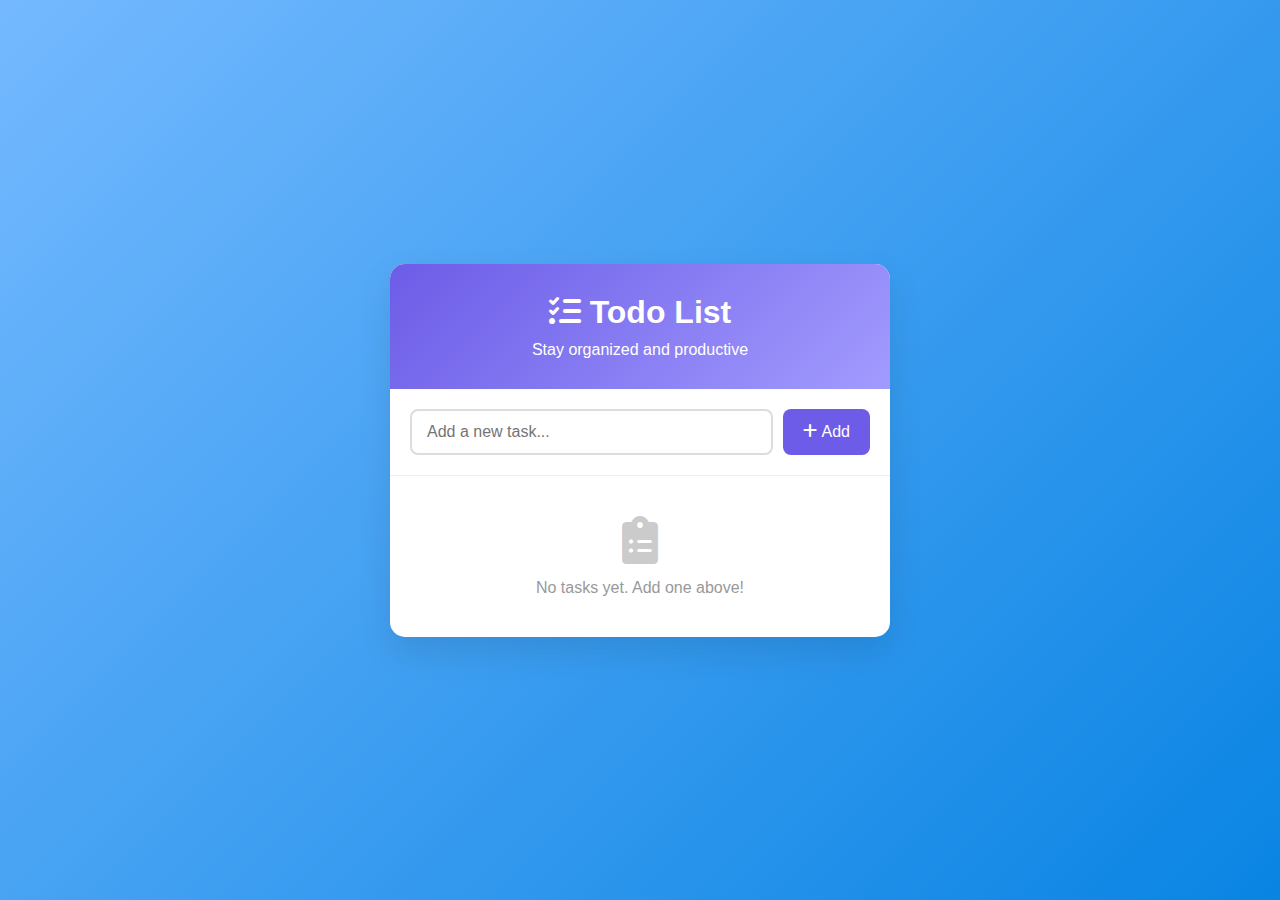
<file: samples/todo-app.html>
<!DOCTYPE html>
<html lang="en">
<head>
    <meta charset="UTF-8">
    <meta name="viewport" content="width=device-width, initial-scale=1.0">
    <title>Todo List App</title>
    <style>
        * {
            margin: 0;
            padding: 0;
            box-sizing: border-box;
        }
        body {
            font-family: 'Segoe UI', Tahoma, Geneva, Verdana, sans-serif;
            background: linear-gradient(135deg, #74b9ff 0%, #0984e3 100%);
            min-height: 100vh;
            display: flex;
            align-items: center;
            justify-content: center;
            padding: 20px;
        }
        .container {
            background: white;
            border-radius: 15px;
            box-shadow: 0 15px 35px rgba(0,0,0,0.1);
            width: 100%;
            max-width: 500px;
            overflow: hidden;
        }
        .header {
            background: linear-gradient(135deg, #6c5ce7, #a29bfe);
            color: white;
            padding: 30px;
            text-align: center;
        }
        .header h1 {
            font-size: 2rem;
            margin-bottom: 10px;
        }
        .add-todo {
            padding: 20px;
            border-bottom: 1px solid #eee;
        }
        .todo-input {
            display: flex;
            gap: 10px;
        }
        .todo-input input {
            flex: 1;
            padding: 12px 15px;
            border: 2px solid #ddd;
            border-radius: 8px;
            font-size: 16px;
        }
        .todo-input input:focus {
            outline: none;
            border-color: #6c5ce7;
        }
        .add-btn {
            padding: 12px 20px;
            background: #6c5ce7;
            color: white;
            border: none;
            border-radius: 8px;
            cursor: pointer;
            font-size: 16px;
            transition: background 0.3s;
        }
        .add-btn:hover {
            background: #5f3dc4;
        }
        .todo-list {
            max-height: 400px;
            overflow-y: auto;
        }
        .todo-item {
            display: flex;
            align-items: center;
            padding: 15px 20px;
            border-bottom: 1px solid #f0f0f0;
            transition: background 0.3s;
        }
        .todo-item:hover {
            background: #f8f9fa;
        }
        .todo-item.completed {
            opacity: 0.6;
        }
        .todo-item.completed .todo-text {
            text-decoration: line-through;
        }
        .todo-checkbox {
            margin-right: 15px;
            width: 20px;
            height: 20px;
            cursor: pointer;
        }
        .todo-text {
            flex: 1;
            font-size: 16px;
            color: #333;
        }
        .delete-btn {
            background: #e17055;
            color: white;
            border: none;
            padding: 8px 12px;
            border-radius: 6px;
            cursor: pointer;
            font-size: 14px;
            transition: background 0.3s;
        }
        .delete-btn:hover {
            background: #d63031;
        }
        .stats {
            padding: 20px;
            background: #f8f9fa;
            text-align: center;
            color: #666;
            font-size: 14px;
        }
        .empty-state {
            text-align: center;
            padding: 40px 20px;
            color: #999;
        }
        .empty-state i {
            font-size: 3rem;
            margin-bottom: 15px;
            opacity: 0.5;
        }
    </style>
    <link href="https://cdnjs.cloudflare.com/ajax/libs/font-awesome/6.0.0/css/all.min.css" rel="stylesheet">
</head>
<body>
    <div class="container">
        <div class="header">
            <h1><i class="fas fa-tasks"></i> Todo List</h1>
            <p>Stay organized and productive</p>
        </div>
        
        <div class="add-todo">
            <div class="todo-input">
                <input type="text" id="todoInput" placeholder="Add a new task..." maxlength="100">
                <button class="add-btn" onclick="addTodo()">
                    <i class="fas fa-plus"></i> Add
                </button>
            </div>
        </div>
        
        <div class="todo-list" id="todoList">
            <div class="empty-state" id="emptyState">
                <i class="fas fa-clipboard-list"></i>
                <p>No tasks yet. Add one above!</p>
            </div>
        </div>
        
        <div class="stats" id="stats" style="display: none;">
            <span id="totalTasks">0</span> total tasks • 
            <span id="completedTasks">0</span> completed • 
            <span id="pendingTasks">0</span> pending
        </div>
    </div>

    <script>
        let todos = JSON.parse(localStorage.getItem('todos')) || [];
        let nextId = parseInt(localStorage.getItem('nextTodoId')) || 1;

        function saveTodos() {
            localStorage.setItem('todos', JSON.stringify(todos));
            localStorage.setItem('nextTodoId', nextId.toString());
        }

        function addTodo() {
            const input = document.getElementById('todoInput');
            const text = input.value.trim();
            
            if (text === '') {
                alert('Please enter a task!');
                return;
            }
            
            const todo = {
                id: nextId++,
                text: text,
                completed: false,
                createdAt: new Date().toISOString()
            };
            
            todos.unshift(todo);
            input.value = '';
            saveTodos();
            renderTodos();
        }

        function toggleTodo(id) {
            const todo = todos.find(t => t.id === id);
            if (todo) {
                todo.completed = !todo.completed;
                saveTodos();
                renderTodos();
            }
        }

        function deleteTodo(id) {
            if (confirm('Are you sure you want to delete this task?')) {
                todos = todos.filter(t => t.id !== id);
                saveTodos();
                renderTodos();
            }
        }

        function renderTodos() {
            const todoList = document.getElementById('todoList');
            const emptyState = document.getElementById('emptyState');
            const stats = document.getElementById('stats');
            
            if (todos.length === 0) {
                todoList.innerHTML = '<div class="empty-state"><i class="fas fa-clipboard-list"></i><p>No tasks yet. Add one above!</p></div>';
                stats.style.display = 'none';
                return;
            }
            
            const todoHTML = todos.map(todo => `
                <div class="todo-item ${todo.completed ? 'completed' : ''}">
                    <input type="checkbox" class="todo-checkbox" 
                           ${todo.completed ? 'checked' : ''} 
                           onchange="toggleTodo(${todo.id})">
                    <span class="todo-text">${todo.text}</span>
                    <button class="delete-btn" onclick="deleteTodo(${todo.id})">
                        <i class="fas fa-trash"></i>
                    </button>
                </div>
            `).join('');
            
            todoList.innerHTML = todoHTML;
            
            // Update stats
            const completed = todos.filter(t => t.completed).length;
            const pending = todos.length - completed;
            
            document.getElementById('totalTasks').textContent = todos.length;
            document.getElementById('completedTasks').textContent = completed;
            document.getElementById('pendingTasks').textContent = pending;
            stats.style.display = 'block';
        }

        // Event listeners
        document.getElementById('todoInput').addEventListener('keypress', function(e) {
            if (e.key === 'Enter') {
                addTodo();
            }
        });

        // Initial render
        renderTodos();
    </script>
</body>
</html>
</file>
